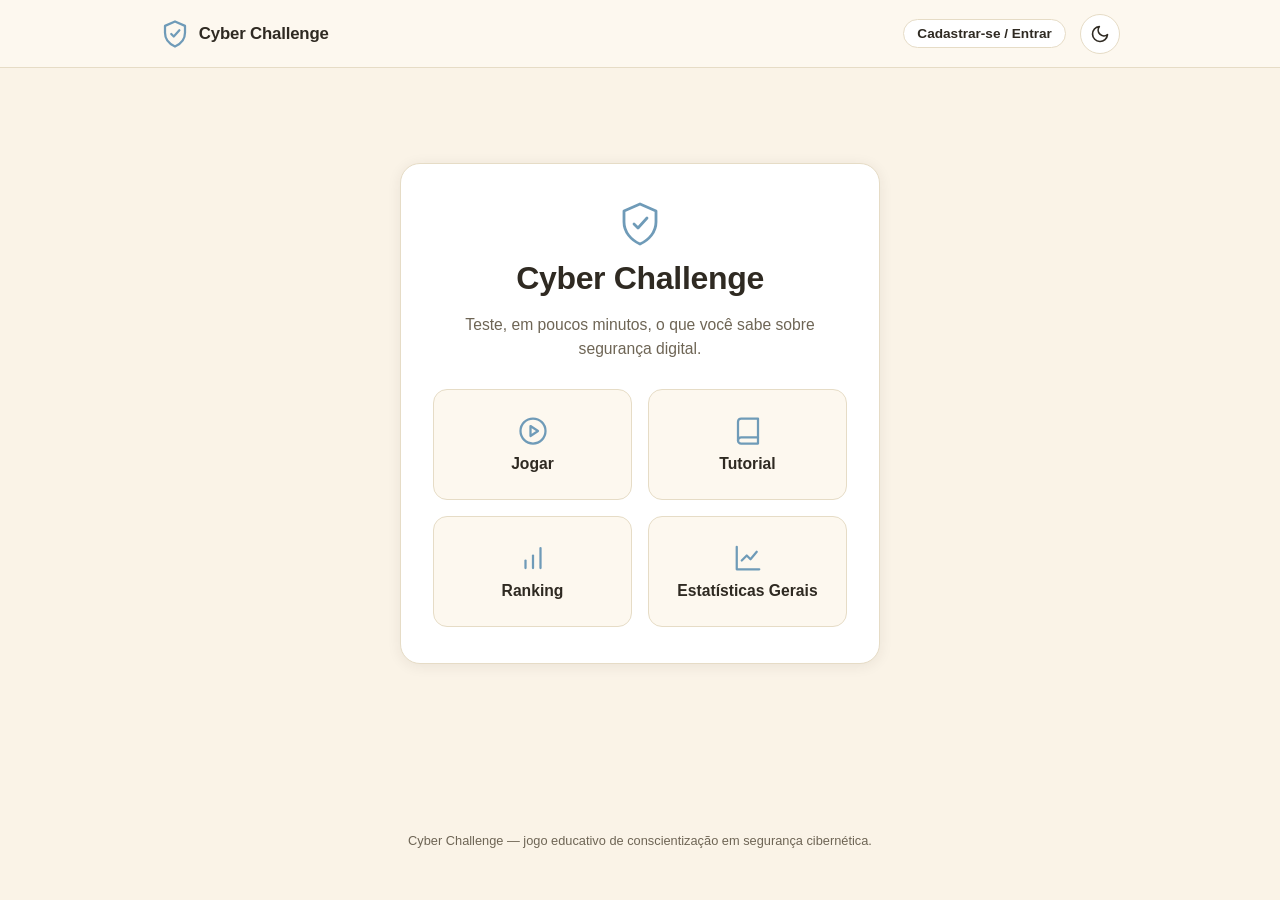
<file: src/main/resources/static/index.html>
<!DOCTYPE html>
<html lang="pt-BR">
<head>
    <meta charset="UTF-8">
    <meta name="viewport" content="width=device-width, initial-scale=1.0">
    <title>Cyber Challenge</title>
    <link rel="stylesheet" href="style.css">
</head>
<body>
    <header class="site-header">
        <div class="site-header__inner">
            <a href="/index.html" class="brand">
                <svg class="brand-logo icon-svg" viewBox="0 0 24 24" fill="none" stroke="currentColor" stroke-width="1.8" stroke-linecap="round" stroke-linejoin="round">
                    <path d="M12 2 L20 5.5 V11 C20 16 16.5 20 12 22 C7.5 20 4 16 4 11 V5.5 Z"></path>
                    <path d="M9 12 L11 14 L15.5 9"></path>
                </svg>
                <span class="brand-name">Cyber Challenge</span>
            </a>
            <div class="header-right">
                <div id="account-control" class="account-control"></div>
                <button type="button" id="theme-toggle" class="theme-toggle" aria-label="Alternar tema"></button>
            </div>
        </div>
    </header>

    <main class="page-content">

    <!-- MENU INICIAL -->
    <section id="tela-menu" class="screen active">
        <div class="card">
            <svg class="brand-logo icon-svg" viewBox="0 0 24 24" fill="none" stroke="currentColor" stroke-width="1.4" stroke-linecap="round" stroke-linejoin="round" style="width:48px;height:48px;margin-bottom:0.75rem;">
                <path d="M12 2 L20 5.5 V11 C20 16 16.5 20 12 22 C7.5 20 4 16 4 11 V5.5 Z"></path>
                <path d="M9 12 L11 14 L15.5 9"></path>
            </svg>
            <h1>Cyber Challenge</h1>
            <p class="subtitle">Teste, em poucos minutos, o que você sabe sobre segurança digital.</p>

            <div class="menu-grid">
                <button type="button" id="btn-jogar" class="menu-item">
                    <svg viewBox="0 0 24 24" fill="none" stroke="currentColor" stroke-width="1.8" stroke-linecap="round" stroke-linejoin="round"><circle cx="12" cy="12" r="10"></circle><polygon points="10,8 16,12 10,16"></polygon></svg>
                    Jogar
                </button>
                <a href="/tutorial.html" class="menu-item">
                    <svg viewBox="0 0 24 24" fill="none" stroke="currentColor" stroke-width="1.8" stroke-linecap="round" stroke-linejoin="round"><path d="M4 19.5A2.5 2.5 0 0 1 6.5 17H20"></path><path d="M6.5 2H20v20H6.5A2.5 2.5 0 0 1 4 19.5v-15A2.5 2.5 0 0 1 6.5 2z"></path></svg>
                    Tutorial
                </a>
                <a href="/ranking.html" class="menu-item">
                    <svg viewBox="0 0 24 24" fill="none" stroke="currentColor" stroke-width="1.8" stroke-linecap="round" stroke-linejoin="round"><line x1="6" y1="20" x2="6" y2="14"></line><line x1="12" y1="20" x2="12" y2="10"></line><line x1="18" y1="20" x2="18" y2="4"></line></svg>
                    Ranking
                </a>
                <a href="/estatisticas.html" class="menu-item">
                    <svg viewBox="0 0 24 24" fill="none" stroke="currentColor" stroke-width="1.8" stroke-linecap="round" stroke-linejoin="round"><path d="M3 3v18h18"></path><path d="M7 14l4-4 3 3 5-6"></path></svg>
                    Estatísticas Gerais
                </a>
            </div>
        </div>
    </section>

    <!-- ESCOLHA DE NIVEL -->
    <section id="tela-nivel" class="screen hidden">
        <div class="card card-wide">
            <div class="steps"><span class="step-dot done"></span><span class="step-dot active"></span><span class="step-dot"></span><span class="step-dot"></span></div>
            <h2>Escolha o nível</h2>
            <p class="subtitle">Cada partida tem 10 perguntas sorteadas do nível escolhido.</p>

            <div class="niveis-grid">
                <button class="nivel-card" data-nivel="1">
                    <span class="nivel-numero">1</span>
                    <span class="nivel-nome">Leigo</span>
                    <span class="nivel-desc">Conceitos básicos de segurança digital</span>
                </button>
                <button class="nivel-card" data-nivel="2">
                    <span class="nivel-numero">2</span>
                    <span class="nivel-nome">Básico</span>
                    <span class="nivel-desc">Situações comuns do cotidiano</span>
                </button>
                <button class="nivel-card" data-nivel="3">
                    <span class="nivel-numero">3</span>
                    <span class="nivel-nome">Intermediário</span>
                    <span class="nivel-desc">Exige conhecimento mais aprofundado</span>
                </button>
                <button class="nivel-card" data-nivel="4">
                    <span class="nivel-numero">4</span>
                    <span class="nivel-nome">Especialista</span>
                    <span class="nivel-desc">Questões avançadas de cibersegurança</span>
                </button>
            </div>

            <div id="erro-nivel" class="msg msg-error hidden">
                <svg viewBox="0 0 24 24" fill="none" stroke="currentColor" stroke-width="2" stroke-linecap="round" stroke-linejoin="round"><path d="M12 9v4"></path><path d="M12 17h.01"></path><path d="M10.29 3.86L1.82 18a2 2 0 0 0 1.71 3h16.94a2 2 0 0 0 1.71-3L13.71 3.86a2 2 0 0 0-3.42 0z"></path></svg>
                <span>Não foi possível carregar as perguntas deste nível. Tente novamente.</span>
            </div>

            <div class="btn-row">
                <button type="button" id="btn-voltar-nivel" class="btn btn-secondary">
                    <svg width="18" height="18" viewBox="0 0 24 24" fill="none" stroke="currentColor" stroke-width="2" stroke-linecap="round" stroke-linejoin="round"><line x1="19" y1="12" x2="5" y2="12"></line><polyline points="12,19 5,12 12,5"></polyline></svg>
                    Voltar
                </button>
            </div>
        </div>
    </section>

    <!-- PARTIDA -->
    <section id="tela-partida" class="screen hidden">
        <div class="card card-wide">
            <div class="game-header">
                <span id="badge-nivel" class="badge">Nível 1</span>
                <span id="contador-pergunta" class="badge">Pergunta 1 de 10</span>
                <span id="cronometro" class="timer">0.0s</span>
            </div>

            <div class="progress-bar-track"><div id="progress-bar-fill" class="progress-bar-fill" style="width:10%;"></div></div>

            <div class="pergunta-box">
                <div id="pergunta-tema" class="pergunta-tema">Tema</div>
                <p id="texto-pergunta">Carregando pergunta...</p>
            </div>

            <div id="opcoes-vf" class="opcoes-vf hidden">
                <button type="button" class="opcao-btn" data-valor="true">Verdadeiro</button>
                <button type="button" class="opcao-btn" data-valor="false">Falso</button>
            </div>

            <div id="opcoes-multipla" class="opcoes-multipla hidden"></div>

            <div id="feedback-box" class="feedback-box hidden">
                <div id="feedback-titulo" class="feedback-titulo"></div>
                <p id="feedback-explicacao" class="explicacao"></p>
            </div>

            <div class="game-nav">
                <button type="button" id="btn-pergunta-anterior" class="btn btn-secondary" disabled>
                    <svg width="18" height="18" viewBox="0 0 24 24" fill="none" stroke="currentColor" stroke-width="2" stroke-linecap="round" stroke-linejoin="round"><line x1="19" y1="12" x2="5" y2="12"></line><polyline points="12,19 5,12 12,5"></polyline></svg>
                    Pergunta anterior
                </button>
                <button type="button" id="btn-proxima-pergunta" class="btn btn-primary" disabled>
                    Próxima
                    <svg width="18" height="18" viewBox="0 0 24 24" fill="none" stroke="currentColor" stroke-width="2" stroke-linecap="round" stroke-linejoin="round"><line x1="5" y1="12" x2="19" y2="12"></line><polyline points="12,5 19,12 12,19"></polyline></svg>
                </button>
            </div>
        </div>
    </section>

    <!-- RESULTADO -->
    <section id="tela-resultado" class="screen hidden">
        <div class="card card-wide">
            <h2>Desafio concluído</h2>
            <p id="res-nickname" class="subtitle">Nickname</p>

            <div class="nota-final-box">
                <div class="nota-final-label">Nota final</div>
                <div><span id="res-nota-final" class="nota-final-valor">0</span><span class="nota-final-escala"> / 10</span></div>
            </div>

            <div class="stats-grid">
                <div class="stat-box">
                    <span class="stat-label">Acertos</span>
                    <span id="res-acertos" class="stat-value success-color">0 / 10</span>
                </div>
                <div class="stat-box">
                    <span class="stat-label">Erros</span>
                    <span id="res-erros" class="stat-value danger-color">0 / 10</span>
                </div>
                <div class="stat-box">
                    <span class="stat-label">Aproveitamento</span>
                    <span id="res-percentual" class="stat-value">0%</span>
                </div>
                <div class="stat-box">
                    <span class="stat-label">Tempo médio</span>
                    <span id="res-tempo-medio" class="stat-value">0.0s</span>
                </div>
                <div class="stat-box">
                    <span class="stat-label">Nível</span>
                    <span id="res-nivel" class="stat-value">-</span>
                </div>
                <div class="stat-box">
                    <span class="stat-label">Tempo total</span>
                    <span id="res-tempo-total" class="stat-value">0.0s</span>
                </div>
            </div>

            <div id="erro-envio" class="msg msg-error hidden">
                <svg viewBox="0 0 24 24" fill="none" stroke="currentColor" stroke-width="2" stroke-linecap="round" stroke-linejoin="round"><path d="M12 9v4"></path><path d="M12 17h.01"></path><path d="M10.29 3.86L1.82 18a2 2 0 0 0 1.71 3h16.94a2 2 0 0 0 1.71-3L13.71 3.86a2 2 0 0 0-3.42 0z"></path></svg>
                <span>O resultado não pôde ser salvo no servidor (ranking/estatísticas não serão atualizados desta vez).</span>
            </div>

            <div class="btn-row">
                <button type="button" id="btn-jogar-novamente" class="btn btn-secondary">Jogar novamente</button>
                <a href="/ranking.html" class="btn btn-secondary">Ver ranking</a>
                <button type="button" id="btn-voltar-menu-resultado" class="btn btn-primary">Voltar ao Menu</button>
            </div>
        </div>
    </section>

    </main>

    <footer class="site-footer">
        <p>Cyber Challenge — jogo educativo de conscientização em segurança cibernética.</p>
    </footer>

    <script src="theme.js"></script>
    <script src="conta.js"></script>
    <script src="script.js"></script>
</body>
</html>
</file>
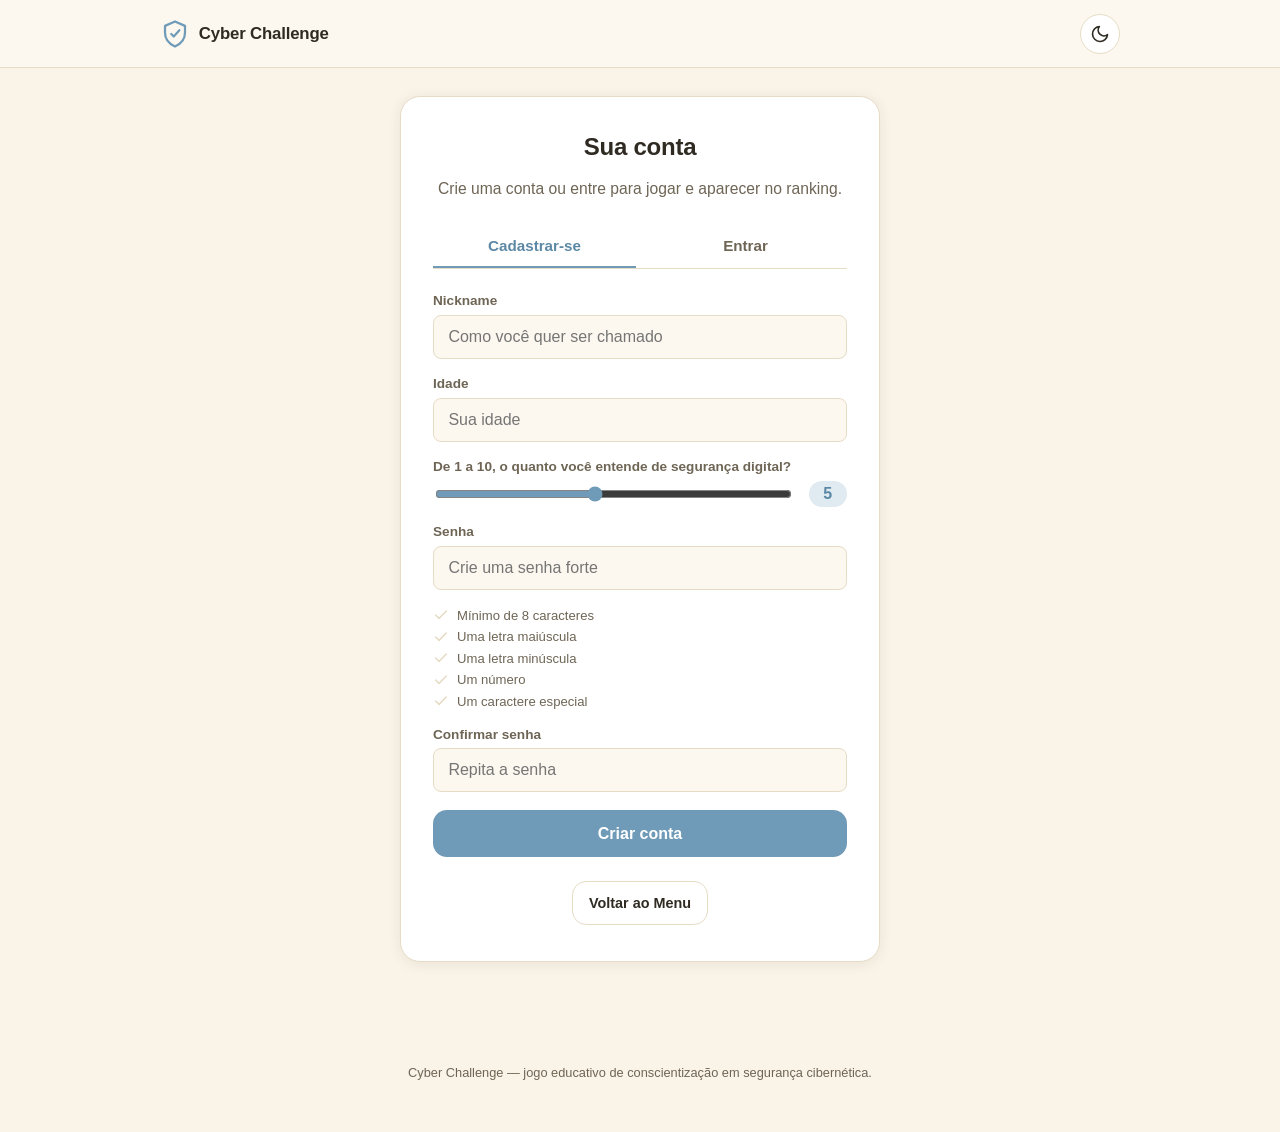
<file: src/main/resources/static/auth.html>
<!DOCTYPE html>
<html lang="pt-BR">
<head>
    <meta charset="UTF-8">
    <meta name="viewport" content="width=device-width, initial-scale=1.0">
    <title>Cadastrar-se / Entrar - Cyber Challenge</title>
    <link rel="stylesheet" href="style.css">
</head>
<body>
    <header class="site-header">
        <div class="site-header__inner">
            <a href="/index.html" class="brand">
                <svg class="brand-logo icon-svg" viewBox="0 0 24 24" fill="none" stroke="currentColor" stroke-width="1.8" stroke-linecap="round" stroke-linejoin="round">
                    <path d="M12 2 L20 5.5 V11 C20 16 16.5 20 12 22 C7.5 20 4 16 4 11 V5.5 Z"></path>
                    <path d="M9 12 L11 14 L15.5 9"></path>
                </svg>
                <span class="brand-name">Cyber Challenge</span>
            </a>
            <div class="header-right">
                <button type="button" id="theme-toggle" class="theme-toggle" aria-label="Alternar tema"></button>
            </div>
        </div>
    </header>

    <main class="page-content">
        <section class="screen active">
            <div class="card">
                <h2>Sua conta</h2>
                <p class="subtitle">Crie uma conta ou entre para jogar e aparecer no ranking.</p>

                <div class="auth-tabs">
                    <button type="button" class="auth-tab ativo" data-aba="cadastro">Cadastrar-se</button>
                    <button type="button" class="auth-tab" data-aba="login">Entrar</button>
                </div>

                <!-- CADASTRO -->
                <form id="form-cadastro">
                    <div class="field">
                        <label for="cad-nickname">Nickname</label>
                        <input type="text" id="cad-nickname" placeholder="Como você quer ser chamado" autocomplete="username" maxlength="30">
                        <span id="cad-nickname-status" class="field-hint"></span>
                    </div>

                    <div class="field">
                        <label for="cad-idade">Idade</label>
                        <input type="number" id="cad-idade" placeholder="Sua idade" min="1" max="120" autocomplete="off">
                    </div>

                    <div class="field">
                        <label for="cad-autoavaliacao">De 1 a 10, o quanto você entende de segurança digital?</label>
                        <div class="slider-row">
                            <input type="range" id="cad-autoavaliacao" min="1" max="10" value="5">
                            <span id="cad-autoavaliacao-valor" class="slider-badge">5</span>
                        </div>
                    </div>

                    <div class="field">
                        <label for="cad-senha">Senha</label>
                        <input type="password" id="cad-senha" placeholder="Crie uma senha forte" autocomplete="new-password">
                    </div>

                    <ul class="password-checklist" id="password-checklist">
                        <li data-regra="tamanho"><svg viewBox="0 0 24 24" fill="none" stroke="currentColor" stroke-width="2.3" stroke-linecap="round" stroke-linejoin="round"><polyline points="4,12 9,17 20,6"></polyline></svg> Mínimo de 8 caracteres</li>
                        <li data-regra="maiuscula"><svg viewBox="0 0 24 24" fill="none" stroke="currentColor" stroke-width="2.3" stroke-linecap="round" stroke-linejoin="round"><polyline points="4,12 9,17 20,6"></polyline></svg> Uma letra maiúscula</li>
                        <li data-regra="minuscula"><svg viewBox="0 0 24 24" fill="none" stroke="currentColor" stroke-width="2.3" stroke-linecap="round" stroke-linejoin="round"><polyline points="4,12 9,17 20,6"></polyline></svg> Uma letra minúscula</li>
                        <li data-regra="numero"><svg viewBox="0 0 24 24" fill="none" stroke="currentColor" stroke-width="2.3" stroke-linecap="round" stroke-linejoin="round"><polyline points="4,12 9,17 20,6"></polyline></svg> Um número</li>
                        <li data-regra="especial"><svg viewBox="0 0 24 24" fill="none" stroke="currentColor" stroke-width="2.3" stroke-linecap="round" stroke-linejoin="round"><polyline points="4,12 9,17 20,6"></polyline></svg> Um caractere especial</li>
                    </ul>

                    <div class="field">
                        <label for="cad-confirmar">Confirmar senha</label>
                        <input type="password" id="cad-confirmar" placeholder="Repita a senha" autocomplete="new-password">
                    </div>

                    <div id="erro-cadastro" class="msg msg-error hidden">
                        <svg viewBox="0 0 24 24" fill="none" stroke="currentColor" stroke-width="2" stroke-linecap="round" stroke-linejoin="round"><path d="M12 9v4"></path><path d="M12 17h.01"></path><path d="M10.29 3.86L1.82 18a2 2 0 0 0 1.71 3h16.94a2 2 0 0 0 1.71-3L13.71 3.86a2 2 0 0 0-3.42 0z"></path></svg>
                        <span id="erro-cadastro-texto">Verifique os dados informados.</span>
                    </div>

                    <button type="submit" class="btn btn-primary btn-block">Criar conta</button>
                </form>

                <!-- LOGIN -->
                <form id="form-login" class="hidden">
                    <div class="field">
                        <label for="log-nickname">Nickname</label>
                        <input type="text" id="log-nickname" placeholder="Seu nickname" autocomplete="username">
                    </div>

                    <div class="field">
                        <label for="log-senha">Senha</label>
                        <input type="password" id="log-senha" placeholder="Sua senha" autocomplete="current-password">
                    </div>

                    <div id="erro-login" class="msg msg-error hidden">
                        <svg viewBox="0 0 24 24" fill="none" stroke="currentColor" stroke-width="2" stroke-linecap="round" stroke-linejoin="round"><path d="M12 9v4"></path><path d="M12 17h.01"></path><path d="M10.29 3.86L1.82 18a2 2 0 0 0 1.71 3h16.94a2 2 0 0 0 1.71-3L13.71 3.86a2 2 0 0 0-3.42 0z"></path></svg>
                        <span>Nickname ou senha incorretos.</span>
                    </div>

                    <button type="submit" class="btn btn-primary btn-block">Entrar</button>
                </form>

                <div class="btn-row">
                    <a href="/index.html" class="btn btn-secondary btn-sm">Voltar ao Menu</a>
                </div>
            </div>
        </section>
    </main>

    <footer class="site-footer">
        <p>Cyber Challenge — jogo educativo de conscientização em segurança cibernética.</p>
    </footer>

    <script src="theme.js"></script>
    <script src="conta.js"></script>
    <script src="auth.js"></script>
</body>
</html>
</file>
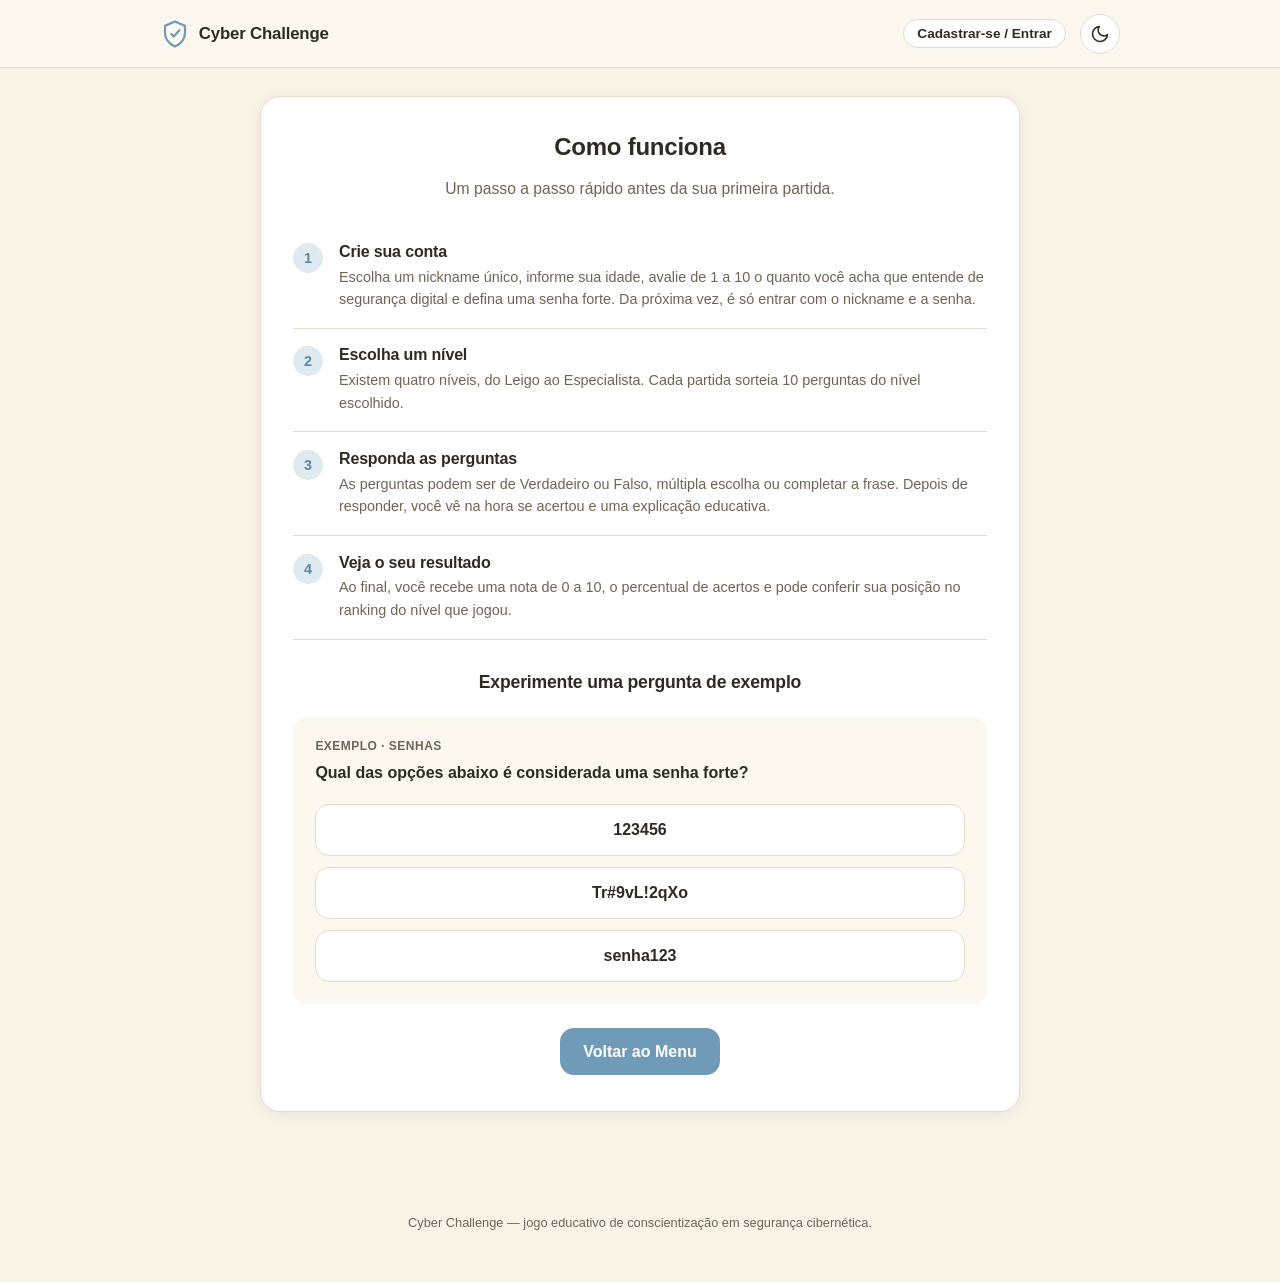
<file: src/main/resources/static/tutorial.html>
<!DOCTYPE html>
<html lang="pt-BR">
<head>
    <meta charset="UTF-8">
    <meta name="viewport" content="width=device-width, initial-scale=1.0">
    <title>Tutorial - Cyber Challenge</title>
    <link rel="stylesheet" href="style.css">
</head>
<body>
    <header class="site-header">
        <div class="site-header__inner">
            <a href="/index.html" class="brand">
                <svg class="brand-logo icon-svg" viewBox="0 0 24 24" fill="none" stroke="currentColor" stroke-width="1.8" stroke-linecap="round" stroke-linejoin="round">
                    <path d="M12 2 L20 5.5 V11 C20 16 16.5 20 12 22 C7.5 20 4 16 4 11 V5.5 Z"></path>
                    <path d="M9 12 L11 14 L15.5 9"></path>
                </svg>
                <span class="brand-name">Cyber Challenge</span>
            </a>
            <div class="header-right">
                <div id="account-control" class="account-control"></div>
                <button type="button" id="theme-toggle" class="theme-toggle" aria-label="Alternar tema"></button>
            </div>
        </div>
    </header>

    <main class="page-content">
        <section class="screen active">
            <div class="card card-wide">
                <h2>Como funciona</h2>
                <p class="subtitle">Um passo a passo rápido antes da sua primeira partida.</p>

                <div class="tutorial-step">
                    <span class="tutorial-step-num">1</span>
                    <div class="tutorial-step-texto">
                        <h3>Crie sua conta</h3>
                        <p>Escolha um nickname único, informe sua idade, avalie de 1 a 10 o quanto você acha que entende de segurança digital e defina uma senha forte. Da próxima vez, é só entrar com o nickname e a senha.</p>
                    </div>
                </div>
                <div class="tutorial-step">
                    <span class="tutorial-step-num">2</span>
                    <div class="tutorial-step-texto">
                        <h3>Escolha um nível</h3>
                        <p>Existem quatro níveis, do Leigo ao Especialista. Cada partida sorteia 10 perguntas do nível escolhido.</p>
                    </div>
                </div>
                <div class="tutorial-step">
                    <span class="tutorial-step-num">3</span>
                    <div class="tutorial-step-texto">
                        <h3>Responda as perguntas</h3>
                        <p>As perguntas podem ser de Verdadeiro ou Falso, múltipla escolha ou completar a frase. Depois de responder, você vê na hora se acertou e uma explicação educativa.</p>
                    </div>
                </div>
                <div class="tutorial-step">
                    <span class="tutorial-step-num">4</span>
                    <div class="tutorial-step-texto">
                        <h3>Veja o seu resultado</h3>
                        <p>Ao final, você recebe uma nota de 0 a 10, o percentual de acertos e pode conferir sua posição no ranking do nível que jogou.</p>
                    </div>
                </div>

                <h3 style="margin-top: 2rem;">Experimente uma pergunta de exemplo</h3>
                <div class="tutorial-demo">
                    <div class="pergunta-tema">Exemplo · Senhas</div>
                    <p style="color: var(--text-primary); font-weight: 600; margin: 0 0 1.1rem;">Qual das opções abaixo é considerada uma senha forte?</p>

                    <div id="demo-opcoes" class="opcoes-multipla">
                        <button type="button" class="opcao-btn" data-correta="false">123456</button>
                        <button type="button" class="opcao-btn" data-correta="true">Tr#9vL!2qXo</button>
                        <button type="button" class="opcao-btn" data-correta="false">senha123</button>
                    </div>

                    <div id="demo-feedback" class="feedback-box hidden">
                        <div id="demo-feedback-titulo" class="feedback-titulo"></div>
                        <p class="explicacao">Uma senha forte combina letras maiúsculas, minúsculas, números e símbolos, sem seguir um padrão previsível ou dado pessoal.</p>
                    </div>
                </div>

                <div class="btn-row">
                    <a href="/index.html" class="btn btn-primary">Voltar ao Menu</a>
                </div>
            </div>
        </section>
    </main>

    <footer class="site-footer">
        <p>Cyber Challenge — jogo educativo de conscientização em segurança cibernética.</p>
    </footer>

    <script src="theme.js"></script>
    <script src="conta.js"></script>
    <script>
        document.addEventListener('DOMContentLoaded', () => {
            const ICONE_CHECK = '<svg width="18" height="18" viewBox="0 0 24 24" fill="none" stroke="currentColor" stroke-width="2.3" stroke-linecap="round" stroke-linejoin="round"><polyline points="4,12 9,17 20,6"></polyline></svg>';
            const ICONE_X = '<svg width="18" height="18" viewBox="0 0 24 24" fill="none" stroke="currentColor" stroke-width="2.3" stroke-linecap="round" stroke-linejoin="round"><line x1="5" y1="5" x2="19" y2="19"></line><line x1="19" y1="5" x2="5" y2="19"></line></svg>';

            const botoes = document.querySelectorAll('#demo-opcoes .opcao-btn');
            const feedback = document.getElementById('demo-feedback');
            const feedbackTitulo = document.getElementById('demo-feedback-titulo');

            botoes.forEach(botao => {
                botao.addEventListener('click', () => {
                    const acertou = botao.dataset.correta === 'true';
                    botoes.forEach(b => {
                        b.disabled = true;
                        if (b.dataset.correta === 'true') b.classList.add('correta');
                        else if (b === botao) b.classList.add('incorreta');
                        else b.classList.add('neutra-desabilitada');
                    });
                    feedback.classList.remove('hidden');
                    feedback.classList.add(acertou ? 'correct' : 'incorrect');
                    feedbackTitulo.innerHTML = acertou ? `${ICONE_CHECK} Resposta correta` : `${ICONE_X} Resposta incorreta`;
                });
            });
        });
    </script>
</body>
</html>
</file>
<file: src/main/resources/static/style.css>
/* ==========================================================
   CYBER CHALLENGE - Design system
   Reformulacao: visual pastel, minimalista, temas claro/escuro,
   sem emojis (icones neutros via SVG inline), inspirado na
   simplicidade de navegacao de jogos como o Termo.
   ========================================================== */

:root {
    --bg: #faf3e7;
    --bg-card: #ffffff;
    --bg-elevated: #fdf8ef;
    --bg-muted: #f1e9d8;
    --text-primary: #2f2a22;
    --text-secondary: #6e6555;
    --border: #e6dcc6;
    --accent: #6f9bb8;
    --accent-hover: #5c88a5;
    --accent-contrast: #ffffff;
    --accent-soft: #dfeaf1;
    --success: #6fa87f;
    --success-bg: #e4f3e8;
    --danger: #c66c6c;
    --danger-bg: #fbeaea;
    --warning: #c99a4e;
    --warning-bg: #f6ecd8;
    --radius-sm: 8px;
    --radius-md: 14px;
    --radius-lg: 20px;
    --shadow: 0 2px 14px rgba(47, 42, 34, 0.08);
    --shadow-sm: 0 1px 4px rgba(47, 42, 34, 0.06);
    --font-base: -apple-system, BlinkMacSystemFont, "Segoe UI", Roboto, Helvetica, Arial, sans-serif;
}

[data-theme="dark"] {
    --bg: #20242b;
    --bg-card: #2a2f38;
    --bg-elevated: #313742;
    --bg-muted: #383f4a;
    --text-primary: #ece6d9;
    --text-secondary: #a7a196;
    --border: #3c424c;
    --accent: #8bbdd9;
    --accent-hover: #a2cbe3;
    --accent-contrast: #1c2027;
    --accent-soft: #33424c;
    --success: #8fcaa0;
    --success-bg: #26332b;
    --danger: #e09a9a;
    --danger-bg: #3a2a2a;
    --warning: #e8c48a;
    --warning-bg: #3d3626;
    --shadow: 0 2px 16px rgba(0, 0, 0, 0.35);
    --shadow-sm: 0 1px 6px rgba(0, 0, 0, 0.3);
}

* { box-sizing: border-box; }

html {
    -webkit-text-size-adjust: 100%;
    /* overflow-x fica no html, nao no body: colocar overflow-x:hidden
       diretamente no body faz o overflow-y computar como "auto" (regra
       da spec CSS) e isso quebra position:sticky do header em varios
       navegadores mobile (Safari iOS em especial). */
    overflow-x: hidden;
    width: 100%;
}

body {
    margin: 0;
    background-color: var(--bg);
    color: var(--text-primary);
    font-family: var(--font-base);
    min-height: 100vh;
    display: flex;
    flex-direction: column;
    align-items: center;
    width: 100%;
    max-width: 100%;
    transition: background-color 0.2s ease, color 0.2s ease;
}

main.page-content {
    flex: 1;
    width: 100%;
    display: flex;
    flex-direction: column;
    align-items: center;
    justify-content: center;
    padding: 1.75rem 1rem 4rem;
}

h1, h2, h3 {
    font-weight: 700;
    margin: 0 0 0.5rem;
    letter-spacing: -0.01em;
}

h1 { font-size: 2rem; }
h2 { font-size: 1.5rem; }
h3 { font-size: 1.1rem; }

p { line-height: 1.55; color: var(--text-secondary); }

a { color: var(--accent); }

.icon-svg { display: inline-block; vertical-align: middle; stroke: currentColor; }

/* ---------------- Barra superior ----------------
   Marca (esquerda); conta e alternador de tema (direita) --
   nunca um segundo menu de navegacao. */
.site-header {
    width: 100%;
    position: sticky;
    top: 0;
    z-index: 50;
    background: var(--bg-elevated);
    border-bottom: 1px solid var(--border);
    transition: transform 0.28s ease;
}

.site-header.header-oculto { transform: translateY(-100%); }

.site-header__inner {
    max-width: 1000px;
    margin: 0 auto;
    padding: 0.85rem 1.25rem;
    display: flex;
    align-items: center;
    justify-content: space-between;
}

.theme-toggle {
    display: inline-flex;
    align-items: center;
    justify-content: center;
    width: 40px;
    height: 40px;
    border-radius: 50%;
    border: 1px solid var(--border);
    background: var(--bg-card);
    color: var(--text-primary);
    cursor: pointer;
    transition: background-color 0.15s ease, transform 0.1s ease;
}

.theme-toggle:hover { background: var(--bg-muted); }
.theme-toggle:active { transform: scale(0.94); }
.theme-toggle svg { width: 20px; height: 20px; }

.brand {
    display: flex;
    align-items: center;
    gap: 0.55rem;
    text-decoration: none;
    color: var(--text-primary);
}

.brand-logo { width: 30px; height: 30px; color: var(--accent); }
.brand-name {
    font-weight: 700;
    font-size: 1.05rem;
    letter-spacing: -0.01em;
}

.header-right {
    display: flex;
    align-items: center;
    gap: 0.85rem;
}

.account-control a, .account-control button {
    display: inline-flex;
    align-items: center;
    gap: 0.4rem;
    font-family: inherit;
    font-size: 0.85rem;
    font-weight: 700;
    color: var(--text-primary);
    background: var(--bg-card);
    border: 1px solid var(--border);
    border-radius: 999px;
    padding: 0.4rem 0.85rem;
    text-decoration: none;
    cursor: pointer;
    transition: border-color 0.15s ease;
}

.account-control a:hover, .account-control button:hover { border-color: var(--accent); }

.account-control .conta-logada {
    display: inline-flex;
    align-items: center;
    gap: 0.5rem;
}

.account-control .conta-nickname {
    color: var(--accent-hover);
    max-width: 110px;
    overflow: hidden;
    text-overflow: ellipsis;
    white-space: nowrap;
}

.account-control .btn-sair {
    background: transparent;
    border: none;
    padding: 0.2rem;
    color: var(--text-secondary);
    cursor: pointer;
    display: inline-flex;
}
.account-control .btn-sair:hover { color: var(--danger); }

.site-footer {
    width: 100%;
    text-align: center;
    padding: 1.5rem 1rem 2.25rem;
    color: var(--text-secondary);
    font-size: 0.8rem;
}

/* ---------------- Cartao / container base ---------------- */
/* .screen precisa de largura explicita (definite width): sem isso, por
   ser filho direto de um flex container sem stretch (main.page-content),
   ela faz shrink-to-fit em cima do conteudo. Isso deixa o min-width:460px
   da tabela do ranking "vazar" pra cima e forcar a pagina inteira a ficar
   mais larga que a tela no mobile, mesmo a tabela tendo scroll proprio. */
.screen {
    width: 100%;
    display: flex;
    flex-direction: column;
    align-items: center;
}

.card {
    background: var(--bg-card);
    border: 1px solid var(--border);
    border-radius: var(--radius-lg);
    box-shadow: var(--shadow);
    padding: 2.25rem 2rem;
    width: 100%;
    max-width: 480px;
    text-align: center;
}

.card-wide { max-width: 760px; }
.card-xwide { max-width: 980px; }

.subtitle { color: var(--text-secondary); margin-bottom: 1.5rem; font-size: 0.98rem; }

.hidden { display: none !important; }

/* ---------------- Botoes ---------------- */
.btn {
    display: inline-flex;
    align-items: center;
    justify-content: center;
    gap: 0.5rem;
    font-family: inherit;
    font-size: 1rem;
    font-weight: 600;
    padding: 0.85rem 1.4rem;
    border-radius: var(--radius-md);
    border: 1px solid transparent;
    cursor: pointer;
    text-decoration: none;
    transition: transform 0.08s ease, background-color 0.15s ease, box-shadow 0.15s ease;
    min-height: 48px;
}

.btn:active { transform: scale(0.98); }
.btn:disabled { opacity: 0.55; cursor: not-allowed; }

.btn-primary { background: var(--accent); color: var(--accent-contrast); }
.btn-primary:hover:not(:disabled) { background: var(--accent-hover); }

.btn-secondary {
    background: transparent;
    color: var(--text-primary);
    border-color: var(--border);
}
.btn-secondary:hover:not(:disabled) { background: var(--bg-muted); }

.btn-block { width: 100%; }
.btn-sm { padding: 0.6rem 1rem; font-size: 0.9rem; min-height: 40px; }

.btn-row {
    display: flex;
    flex-wrap: wrap;
    gap: 0.75rem;
    justify-content: center;
    margin-top: 1.5rem;
}

/* ---------------- Menu inicial ---------------- */
.menu-grid {
    display: grid;
    grid-template-columns: repeat(2, 1fr);
    gap: 1rem;
    margin-top: 1.75rem;
}

.menu-item {
    display: flex;
    flex-direction: column;
    align-items: center;
    gap: 0.6rem;
    padding: 1.6rem 1rem;
    border-radius: var(--radius-md);
    border: 1px solid var(--border);
    background: var(--bg-elevated);
    color: var(--text-primary);
    text-decoration: none;
    cursor: pointer;
    font-family: inherit;
    font-weight: 600;
    font-size: 0.98rem;
    transition: transform 0.12s ease, box-shadow 0.15s ease, border-color 0.15s ease;
}

.menu-item:hover {
    border-color: var(--accent);
    box-shadow: var(--shadow-sm);
    transform: translateY(-2px);
}

.menu-item svg { width: 30px; height: 30px; color: var(--accent); }

/* ---------------- Formularios ---------------- */
.field { text-align: left; margin-bottom: 1.1rem; }

.field label {
    display: block;
    font-size: 0.85rem;
    font-weight: 600;
    color: var(--text-secondary);
    margin-bottom: 0.4rem;
}

.field input[type="text"],
.field input[type="number"],
.field input[type="password"] {
    width: 100%;
    padding: 0.75rem 0.9rem;
    font-size: 1rem;
    font-family: inherit;
    border: 1px solid var(--border);
    border-radius: var(--radius-sm);
    background: var(--bg-elevated);
    color: var(--text-primary);
}

.field input:focus {
    outline: none;
    border-color: var(--accent);
    box-shadow: 0 0 0 3px var(--accent-soft);
}

.field-hint { font-size: 0.78rem; color: var(--text-secondary); margin-top: 0.35rem; }

.slider-row { display: flex; align-items: center; gap: 0.9rem; }
.slider-row input[type="range"] { flex: 1; accent-color: var(--accent); }
.slider-badge {
    min-width: 2.4rem;
    text-align: center;
    font-weight: 700;
    background: var(--accent-soft);
    color: var(--accent-hover);
    border-radius: 999px;
    padding: 0.25rem 0.5rem;
}

.msg {
    display: flex;
    align-items: center;
    gap: 0.5rem;
    font-size: 0.88rem;
    padding: 0.7rem 0.9rem;
    border-radius: var(--radius-sm);
    margin-bottom: 1rem;
    text-align: left;
}

.msg-error { background: var(--danger-bg); color: var(--danger); }
.msg-success { background: var(--success-bg); color: var(--success); }
.msg svg { width: 18px; height: 18px; flex-shrink: 0; }

/* ---------------- Progresso (indicador de etapa) ---------------- */
.steps {
    display: flex;
    justify-content: center;
    gap: 0.5rem;
    margin-bottom: 1.75rem;
}

.step-dot {
    width: 8px; height: 8px; border-radius: 50%;
    background: var(--border);
}
.step-dot.active { background: var(--accent); width: 22px; border-radius: 999px; }
.step-dot.done { background: var(--success); }

/* ---------------- Selecao de nivel ---------------- */
.niveis-grid {
    display: grid;
    grid-template-columns: repeat(2, 1fr);
    gap: 0.9rem;
    margin: 1.5rem 0;
}

.nivel-card {
    display: flex;
    flex-direction: column;
    align-items: center;
    gap: 0.3rem;
    padding: 1.3rem 0.8rem;
    border-radius: var(--radius-md);
    border: 1.5px solid var(--border);
    background: var(--bg-elevated);
    color: var(--text-primary);
    cursor: pointer;
    font-family: inherit;
    transition: all 0.15s ease;
}

.nivel-card:hover { border-color: var(--accent); transform: translateY(-2px); }
.nivel-card:disabled { opacity: 0.6; cursor: wait; }

.nivel-numero {
    font-size: 1.5rem;
    font-weight: 800;
    color: var(--accent);
}
.nivel-nome { font-weight: 700; }
.nivel-desc { font-size: 0.78rem; color: var(--text-secondary); text-align: center; }

/* ---------------- Tela de partida ---------------- */
.game-header {
    display: flex;
    justify-content: flex-start;
    align-items: center;
    flex-wrap: wrap;
    gap: 0.6rem;
    margin-bottom: 1.5rem;
}

.game-header .timer { margin-left: auto; }

.badge {
    display: inline-flex;
    align-items: center;
    gap: 0.35rem;
    background: var(--accent-soft);
    color: var(--accent-hover);
    padding: 0.35rem 0.75rem;
    border-radius: 999px;
    font-size: 0.82rem;
    font-weight: 700;
}

.timer {
    font-variant-numeric: tabular-nums;
    font-weight: 700;
    color: var(--text-secondary);
    font-size: 0.9rem;
}

.progress-bar-track {
    width: 100%;
    height: 6px;
    background: var(--bg-muted);
    border-radius: 999px;
    overflow: hidden;
    margin-bottom: 1.75rem;
}
.progress-bar-fill {
    height: 100%;
    background: var(--accent);
    border-radius: 999px;
    transition: width 0.25s ease;
}

.pergunta-box {
    background: var(--bg-elevated);
    border-radius: var(--radius-md);
    padding: 1.5rem 1.4rem;
    margin-bottom: 1.5rem;
    text-align: left;
}
.pergunta-box p { color: var(--text-primary); font-size: 1.08rem; margin: 0; font-weight: 600; line-height: 1.5; }
.pergunta-tema { font-size: 0.75rem; color: var(--text-secondary); text-transform: uppercase; letter-spacing: 0.04em; margin-bottom: 0.5rem; font-weight: 700; }

.opcoes-vf { display: grid; grid-template-columns: 1fr 1fr; gap: 0.9rem; }

.opcao-btn {
    display: flex;
    align-items: center;
    justify-content: center;
    gap: 0.5rem;
    padding: 1rem;
    border-radius: var(--radius-md);
    border: 1.5px solid var(--border);
    background: var(--bg-card);
    color: var(--text-primary);
    font-family: inherit;
    font-size: 1rem;
    font-weight: 600;
    cursor: pointer;
    text-align: left;
    transition: all 0.12s ease;
    min-height: 52px;
}

.opcao-btn:hover:not(:disabled) { border-color: var(--accent); background: var(--accent-soft); }
.opcao-btn:disabled { cursor: default; }

.opcoes-multipla { display: flex; flex-direction: column; gap: 0.7rem; }

.opcao-btn.correta { border-color: var(--success); background: var(--success-bg); color: var(--success); }
.opcao-btn.incorreta { border-color: var(--danger); background: var(--danger-bg); color: var(--danger); }
.opcao-btn.neutra-desabilitada { opacity: 0.55; }

.feedback-box {
    text-align: left;
    border-radius: var(--radius-md);
    padding: 1.2rem 1.3rem;
    margin-top: 1.5rem;
    border: 1.5px solid var(--border);
}
.feedback-box.correct { background: var(--success-bg); border-color: var(--success); }
.feedback-box.incorrect { background: var(--danger-bg); border-color: var(--danger); }

.feedback-titulo {
    display: flex;
    align-items: center;
    gap: 0.5rem;
    font-weight: 700;
    margin-bottom: 0.5rem;
}
.feedback-box.correct .feedback-titulo { color: var(--success); }
.feedback-box.incorrect .feedback-titulo { color: var(--danger); }
.feedback-box p.explicacao { color: var(--text-primary); margin: 0; font-size: 0.95rem; }

.game-nav {
    display: flex;
    justify-content: space-between;
    align-items: center;
    margin-top: 1.75rem;
    gap: 0.75rem;
}

/* ---------------- Resultado ---------------- */
.nota-final-box {
    background: var(--accent-soft);
    border-radius: var(--radius-lg);
    padding: 1.5rem;
    margin: 1.25rem 0 1.75rem;
}
.nota-final-label { font-size: 0.8rem; font-weight: 700; color: var(--accent-hover); text-transform: uppercase; letter-spacing: 0.05em; }
.nota-final-valor { font-size: 3.2rem; font-weight: 800; color: var(--accent-hover); line-height: 1.1; }
.nota-final-escala { color: var(--text-secondary); font-size: 1rem; }

.stats-grid {
    display: grid;
    grid-template-columns: repeat(2, 1fr);
    gap: 0.85rem;
    margin-bottom: 1.5rem;
}

.stat-box {
    background: var(--bg-elevated);
    border-radius: var(--radius-md);
    padding: 1rem 0.8rem;
    text-align: center;
}
.stat-label { display: block; font-size: 0.72rem; color: var(--text-secondary); text-transform: uppercase; letter-spacing: 0.04em; margin-bottom: 0.3rem; font-weight: 700; }
.stat-value { display: block; font-size: 1.3rem; font-weight: 800; }
.stat-value.success-color { color: var(--success); }
.stat-value.danger-color { color: var(--danger); }

/* ---------------- Ranking ---------------- */
.ranking-tabs {
    display: flex;
    flex-wrap: wrap;
    gap: 0.5rem;
    justify-content: center;
    margin-bottom: 1.5rem;
    width: 100%;
    max-width: 100%;
}

.ranking-tab {
    padding: 0.6rem 1.1rem;
    border-radius: 999px;
    border: 1.5px solid var(--border);
    background: var(--bg-elevated);
    color: var(--text-secondary);
    font-family: inherit;
    font-weight: 700;
    font-size: 0.88rem;
    cursor: pointer;
    transition: all 0.15s ease;
    /* trava o botao a nunca exigir mais espaco do que a linha tem,
       evitando que "Intermediario"/"Especialista" estourem a largura
       no mobile mesmo com flex-wrap habilitado */
    flex: 1 1 calc(50% - 0.5rem);
    min-width: 0;
    max-width: 100%;
    white-space: normal;
    text-align: center;
}

.ranking-tab.ativo { background: var(--accent); border-color: var(--accent); color: var(--accent-contrast); }
.ranking-tab:hover:not(.ativo) { border-color: var(--accent); color: var(--text-primary); }

.table-scroll { width: 100%; overflow-x: auto; -webkit-overflow-scrolling: touch; }

.data-table { width: 100%; border-collapse: collapse; font-size: 0.92rem; min-width: 460px; }
.data-table th, .data-table td { padding: 0.7rem 0.8rem; text-align: left; border-bottom: 1px solid var(--border); }
.data-table th { font-size: 0.72rem; text-transform: uppercase; letter-spacing: 0.04em; color: var(--text-secondary); font-weight: 700; }
.data-table tbody tr:hover { background: var(--bg-elevated); }
.data-table td.pos { font-weight: 800; color: var(--accent); }

.estado-vazio { padding: 2.5rem 1rem; text-align: center; color: var(--text-secondary); }
.estado-vazio svg { width: 40px; height: 40px; color: var(--text-secondary); margin-bottom: 0.75rem; }

.loading-row { display: flex; align-items: center; justify-content: center; gap: 0.6rem; padding: 2rem; color: var(--text-secondary); }
.spinner {
    width: 20px; height: 20px;
    border: 2.5px solid var(--border);
    border-top-color: var(--accent);
    border-radius: 50%;
    animation: girar 0.8s linear infinite;
}
@keyframes girar { to { transform: rotate(360deg); } }

/* ---------------- Estatisticas gerais ---------------- */
.kpi-grid {
    display: grid;
    grid-template-columns: repeat(auto-fit, minmax(140px, 1fr));
    gap: 0.85rem;
    margin-bottom: 2rem;
}

.kpi-card {
    background: var(--bg-elevated);
    border-radius: var(--radius-md);
    padding: 1.1rem 0.9rem;
    text-align: center;
}
.kpi-value { font-size: 1.6rem; font-weight: 800; color: var(--accent-hover); }
.kpi-label { font-size: 0.75rem; color: var(--text-secondary); margin-top: 0.2rem; font-weight: 600; }

.section-title {
    text-align: left;
    margin: 2rem 0 1rem;
    font-size: 1.05rem;
    display: flex;
    align-items: center;
    gap: 0.5rem;
}
.section-title svg { width: 20px; height: 20px; color: var(--accent); }

.bar-chart { display: flex; flex-direction: column; gap: 0.7rem; text-align: left; }
.bar-row { display: grid; grid-template-columns: 110px 1fr 48px; align-items: center; gap: 0.7rem; }
.bar-row .bar-label { font-size: 0.85rem; color: var(--text-primary); font-weight: 600; white-space: nowrap; overflow: hidden; text-overflow: ellipsis; }
.bar-track { height: 12px; background: var(--bg-muted); border-radius: 999px; overflow: hidden; }
.bar-fill { height: 100%; background: var(--accent); border-radius: 999px; transition: width 0.3s ease; }
.bar-fill.danger { background: var(--danger); }
.bar-row .bar-value { font-size: 0.82rem; font-weight: 700; color: var(--text-secondary); text-align: right; }

.highlight-list { list-style: none; padding: 0; margin: 0; text-align: left; display: flex; flex-direction: column; gap: 0.6rem; }
.highlight-list li {
    background: var(--bg-elevated);
    border-radius: var(--radius-sm);
    padding: 0.75rem 0.9rem;
    font-size: 0.88rem;
}
.highlight-list li strong { display: block; color: var(--text-primary); margin-bottom: 0.15rem; }

/* ---------------- Tutorial ---------------- */
.tutorial-step {
    display: flex;
    gap: 1rem;
    align-items: flex-start;
    text-align: left;
    padding: 1.1rem 0;
    border-bottom: 1px solid var(--border);
}
.tutorial-step:last-child { border-bottom: none; }
.tutorial-step-num {
    flex-shrink: 0;
    width: 30px; height: 30px;
    border-radius: 50%;
    background: var(--accent-soft);
    color: var(--accent-hover);
    display: flex; align-items: center; justify-content: center;
    font-weight: 800; font-size: 0.9rem;
}
.tutorial-step-texto h3 { margin: 0 0 0.3rem; font-size: 1rem; }
.tutorial-step-texto p { margin: 0; font-size: 0.9rem; }

.tutorial-demo {
    background: var(--bg-elevated);
    border-radius: var(--radius-md);
    padding: 1.4rem;
    margin: 1.5rem 0;
    text-align: left;
}

/* ---------------- Responsividade ---------------- */
@media (max-width: 768px) {
    .card { padding: 1.9rem 1.4rem; }
    .card-wide, .card-xwide { max-width: 94%; }
    .stats-grid { grid-template-columns: repeat(2, 1fr); }
}

@media (max-width: 560px) {
    .site-header__inner { padding: 0.7rem 0.9rem; }
    .brand-logo { width: 26px; height: 26px; }
    .brand-name { font-size: 0.92rem; }
    .header-right { gap: 0.5rem; }
    .account-control a, .account-control button { padding: 0.35rem 0.65rem; font-size: 0.78rem; }
    .account-control .conta-nickname { max-width: 72px; }
    .theme-toggle { width: 36px; height: 36px; }
    main.page-content { padding: 1rem 0.6rem 3rem; }
    .card { padding: 1.6rem 1.1rem; width: 96%; }
    h1 { font-size: 1.6rem; }
    h2 { font-size: 1.25rem; }
    .menu-grid { grid-template-columns: 1fr; }
    .niveis-grid { grid-template-columns: 1fr; }
    .opcoes-vf { grid-template-columns: 1fr; }
    .nota-final-valor { font-size: 2.4rem; }
    .stats-grid { grid-template-columns: repeat(2, 1fr); gap: 0.6rem; }
    .btn-row { flex-direction: column; align-items: stretch; }
    .bar-row { grid-template-columns: 82px 1fr 40px; }
    .game-nav { flex-direction: column-reverse; align-items: stretch; }
    .game-nav .btn { width: 100%; }
}

/* Evita zoom automatico em iOS ao focar campos de formulario, e garante
   area de toque confortavel (item de responsividade/toque). */
input, select, textarea, button { font-size: 16px; }
.btn, .opcao-btn, .nivel-card, .menu-item, .ranking-tab { min-height: 44px; }

/* ---------------- Autenticacao (cadastro/login) ---------------- */
.auth-tabs {
    display: flex;
    gap: 0.5rem;
    margin-bottom: 1.5rem;
    border-bottom: 1px solid var(--border);
}

.auth-tab {
    flex: 1;
    padding: 0.75rem;
    background: transparent;
    border: none;
    border-bottom: 2.5px solid transparent;
    font-family: inherit;
    font-size: 0.95rem;
    font-weight: 700;
    color: var(--text-secondary);
    cursor: pointer;
}

.auth-tab.ativo { color: var(--accent-hover); border-bottom-color: var(--accent); }

.password-checklist {
    list-style: none;
    padding: 0;
    margin: 0 0 1.1rem;
    display: flex;
    flex-direction: column;
    gap: 0.35rem;
    text-align: left;
}

.password-checklist li {
    display: flex;
    align-items: center;
    gap: 0.5rem;
    font-size: 0.82rem;
    color: var(--text-secondary);
}

.password-checklist li svg { width: 16px; height: 16px; flex-shrink: 0; color: var(--border); }
.password-checklist li.atendido { color: var(--success); }
.password-checklist li.atendido svg { color: var(--success); }
</file>
